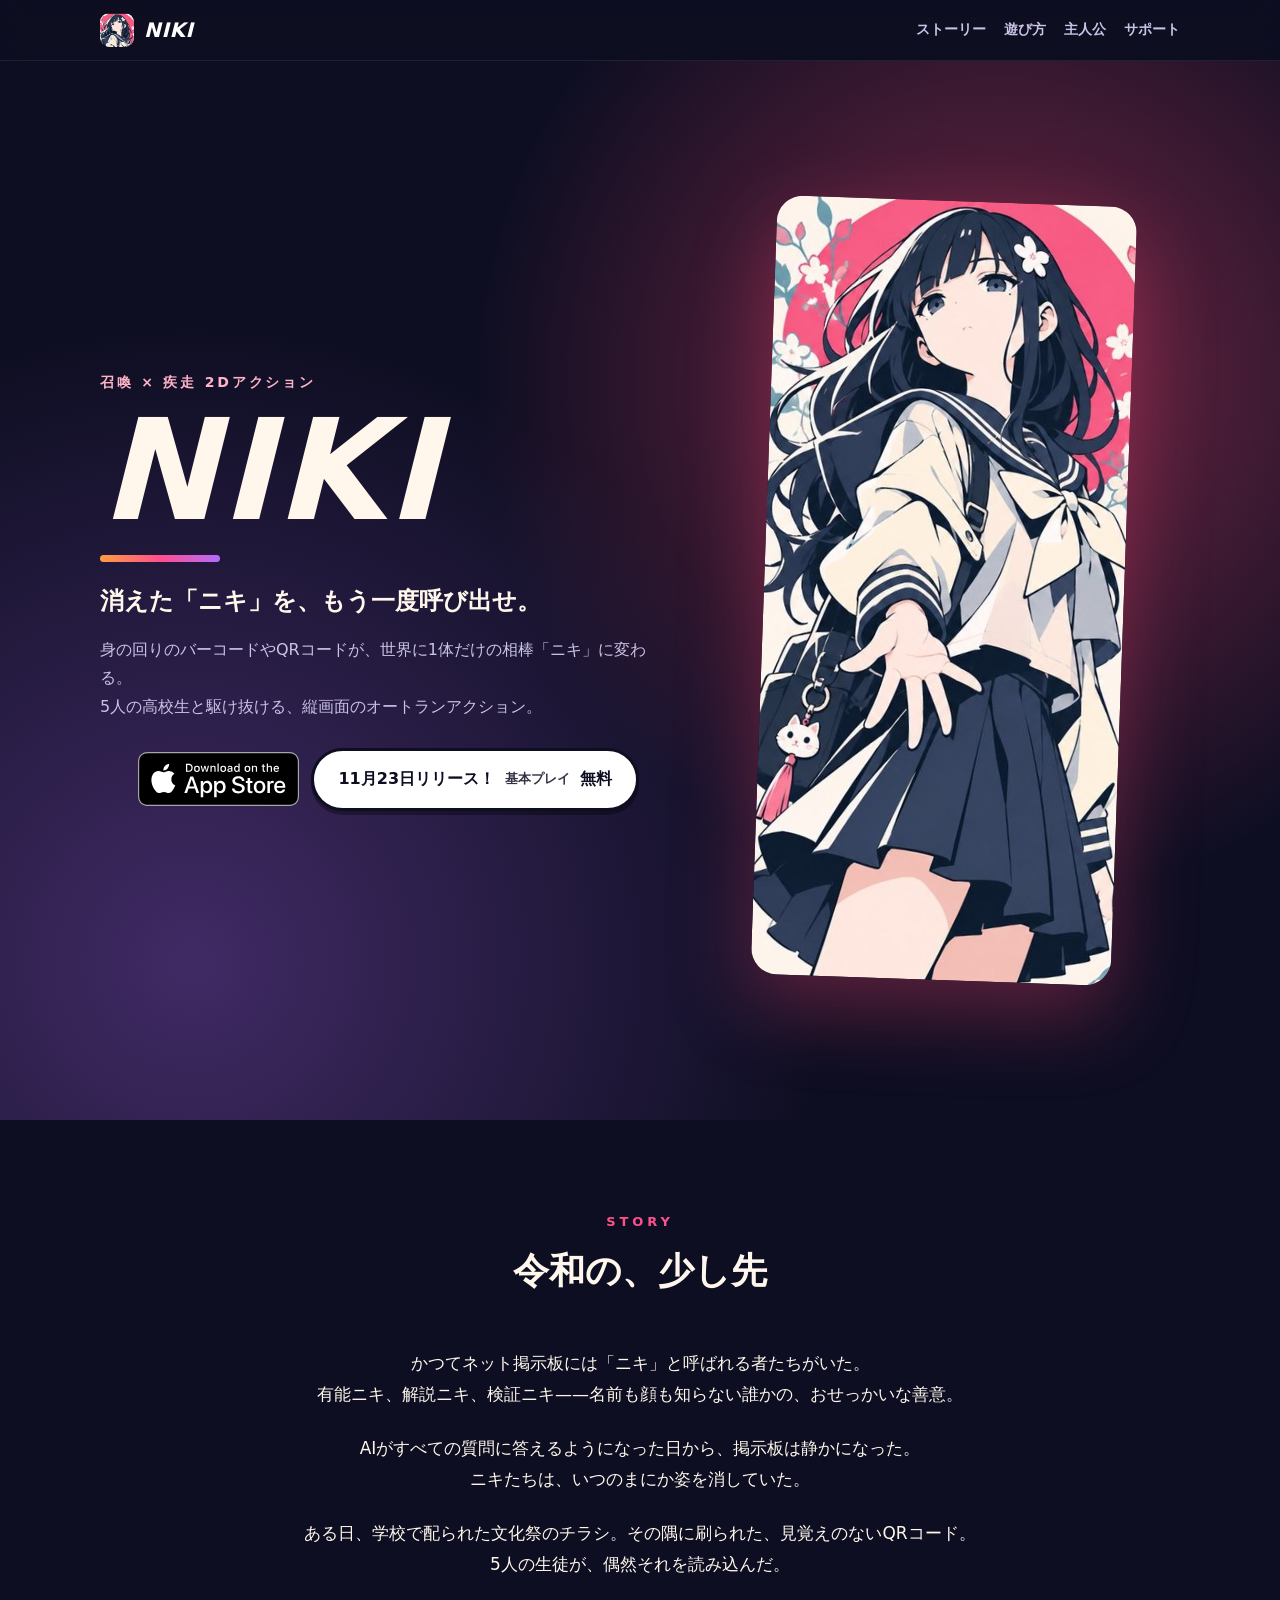
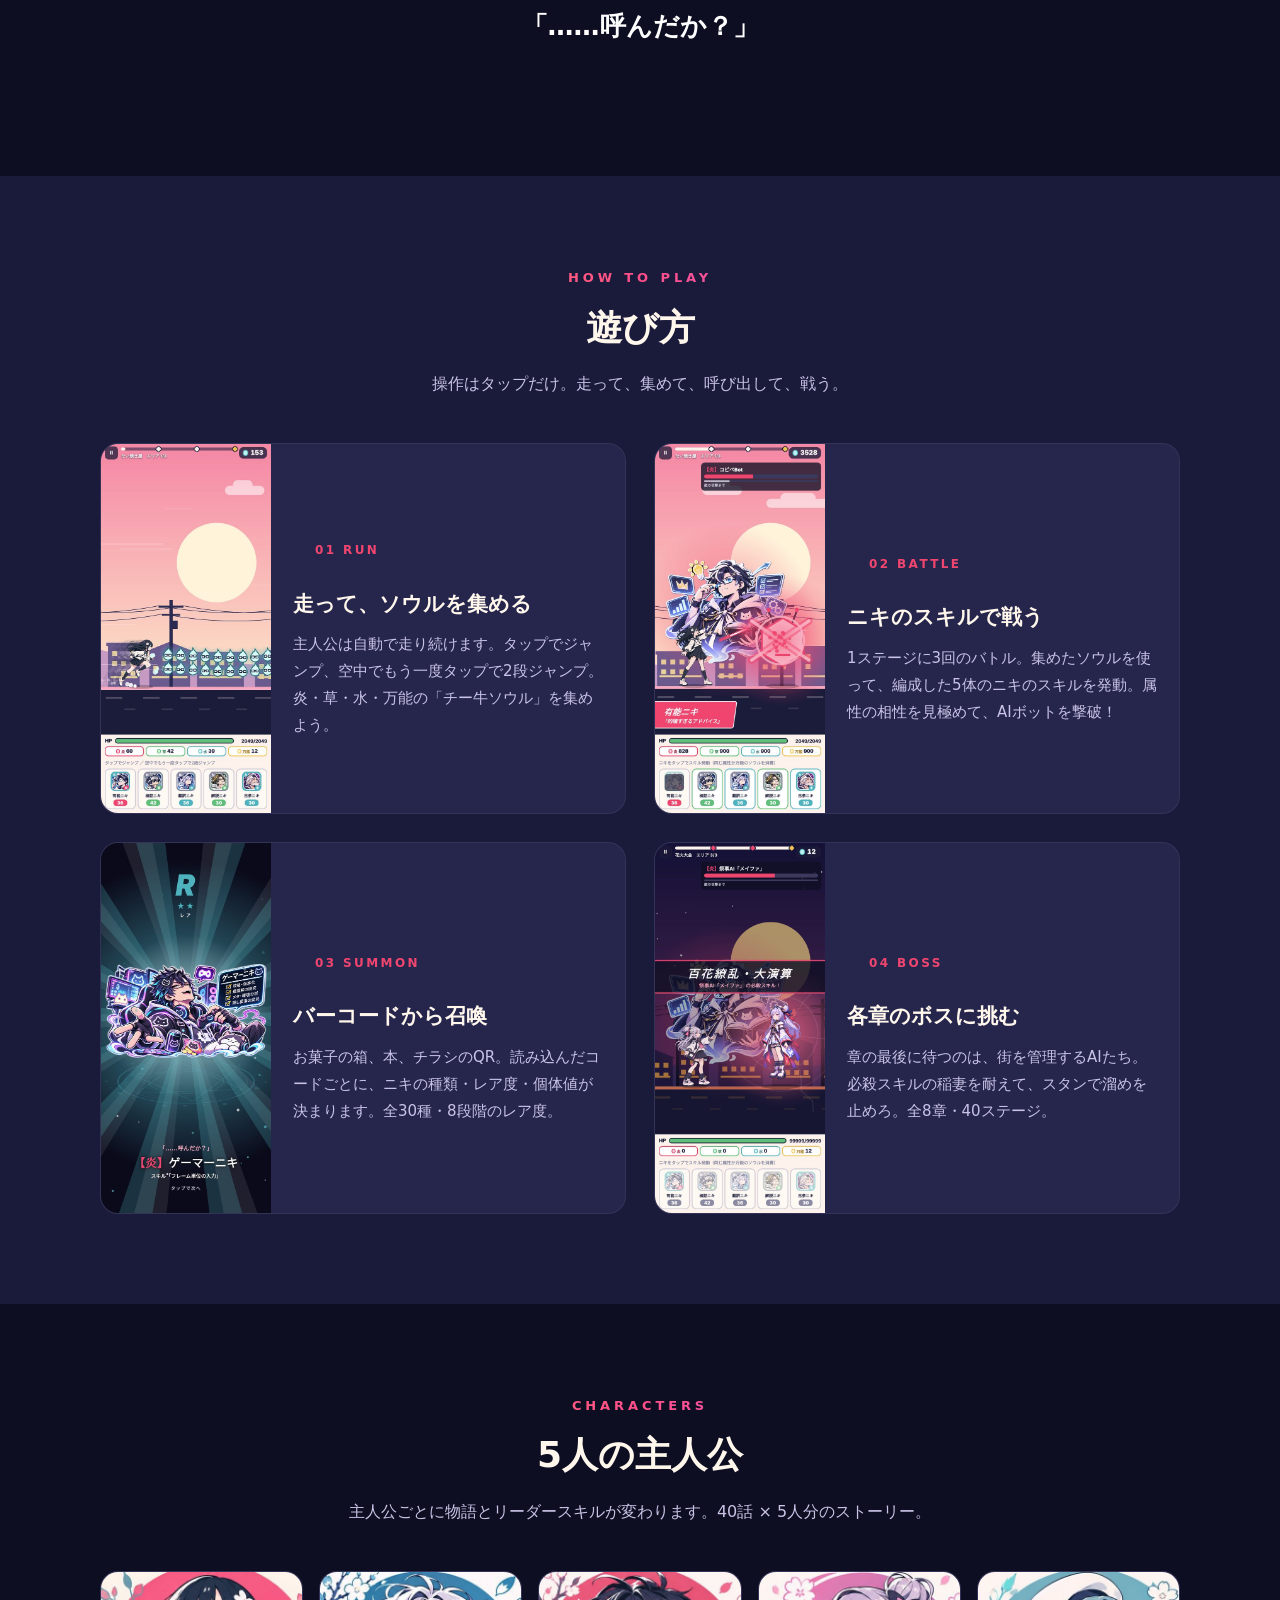
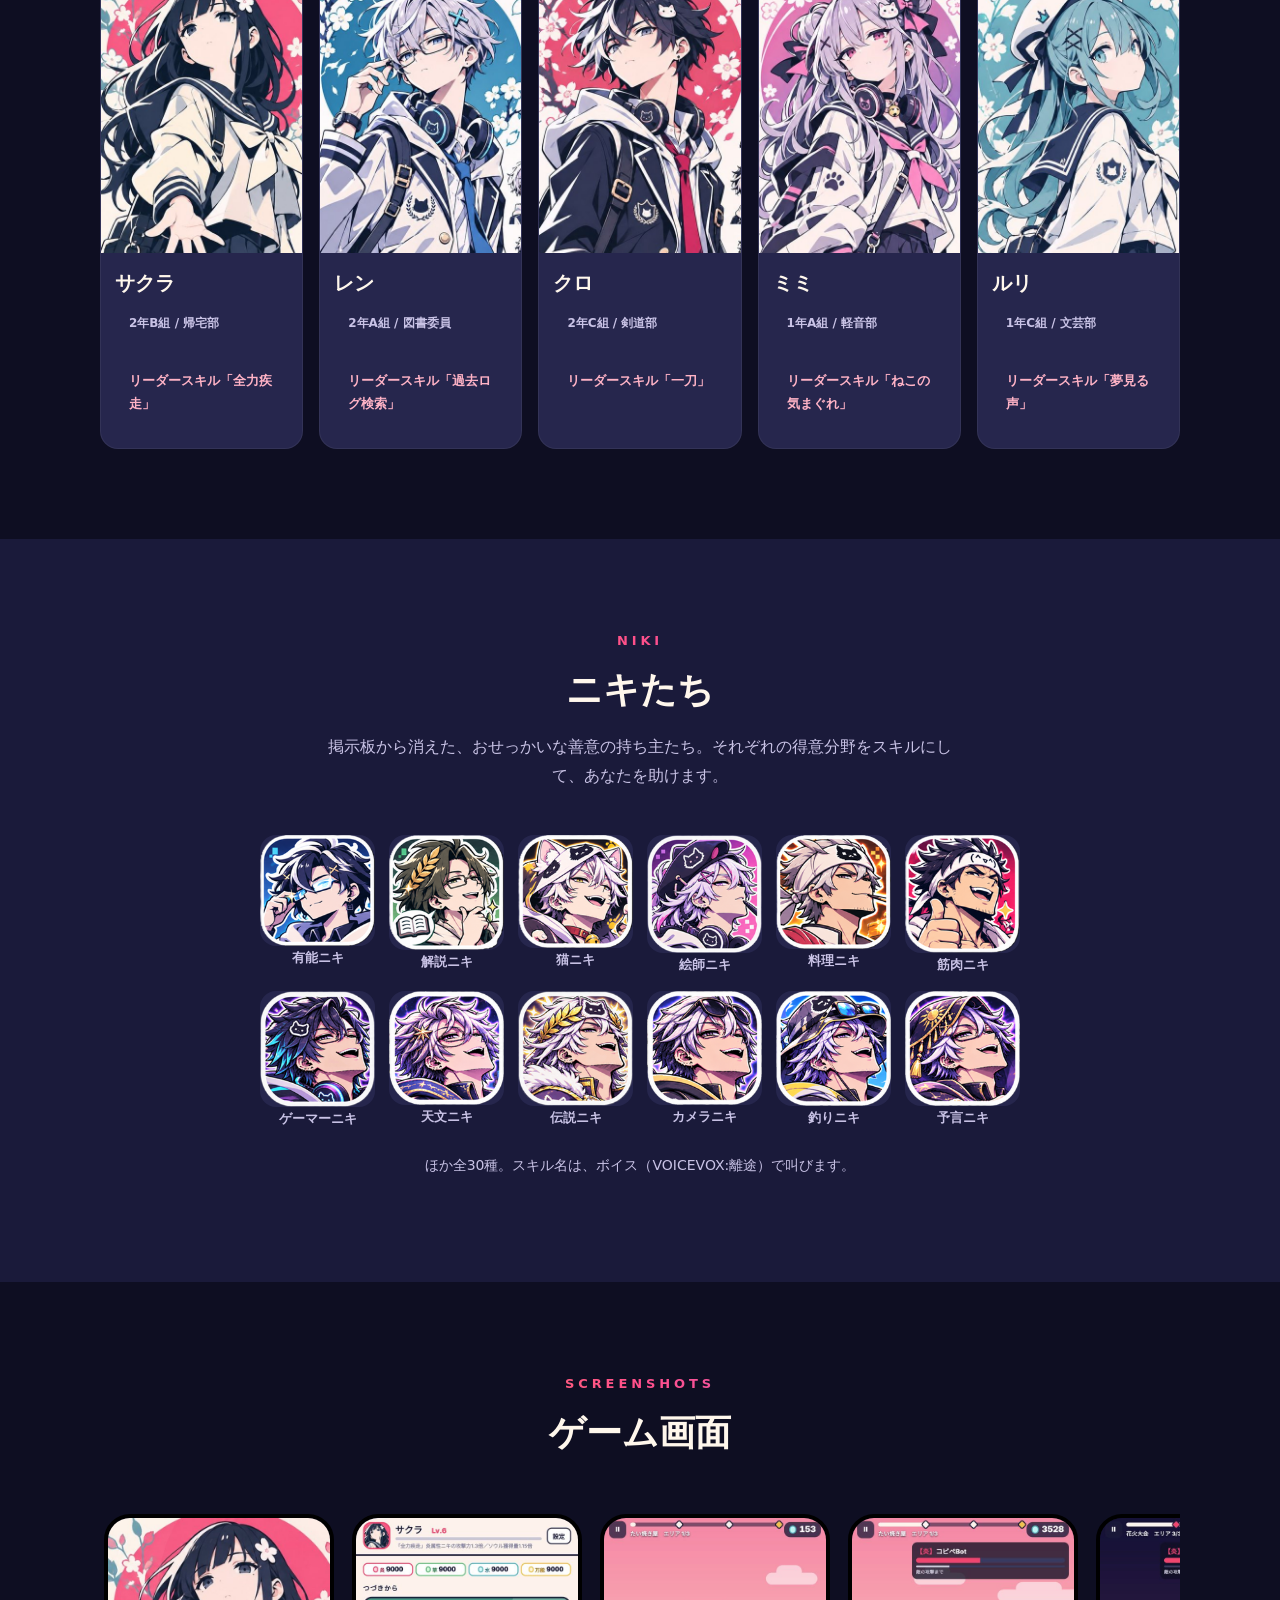
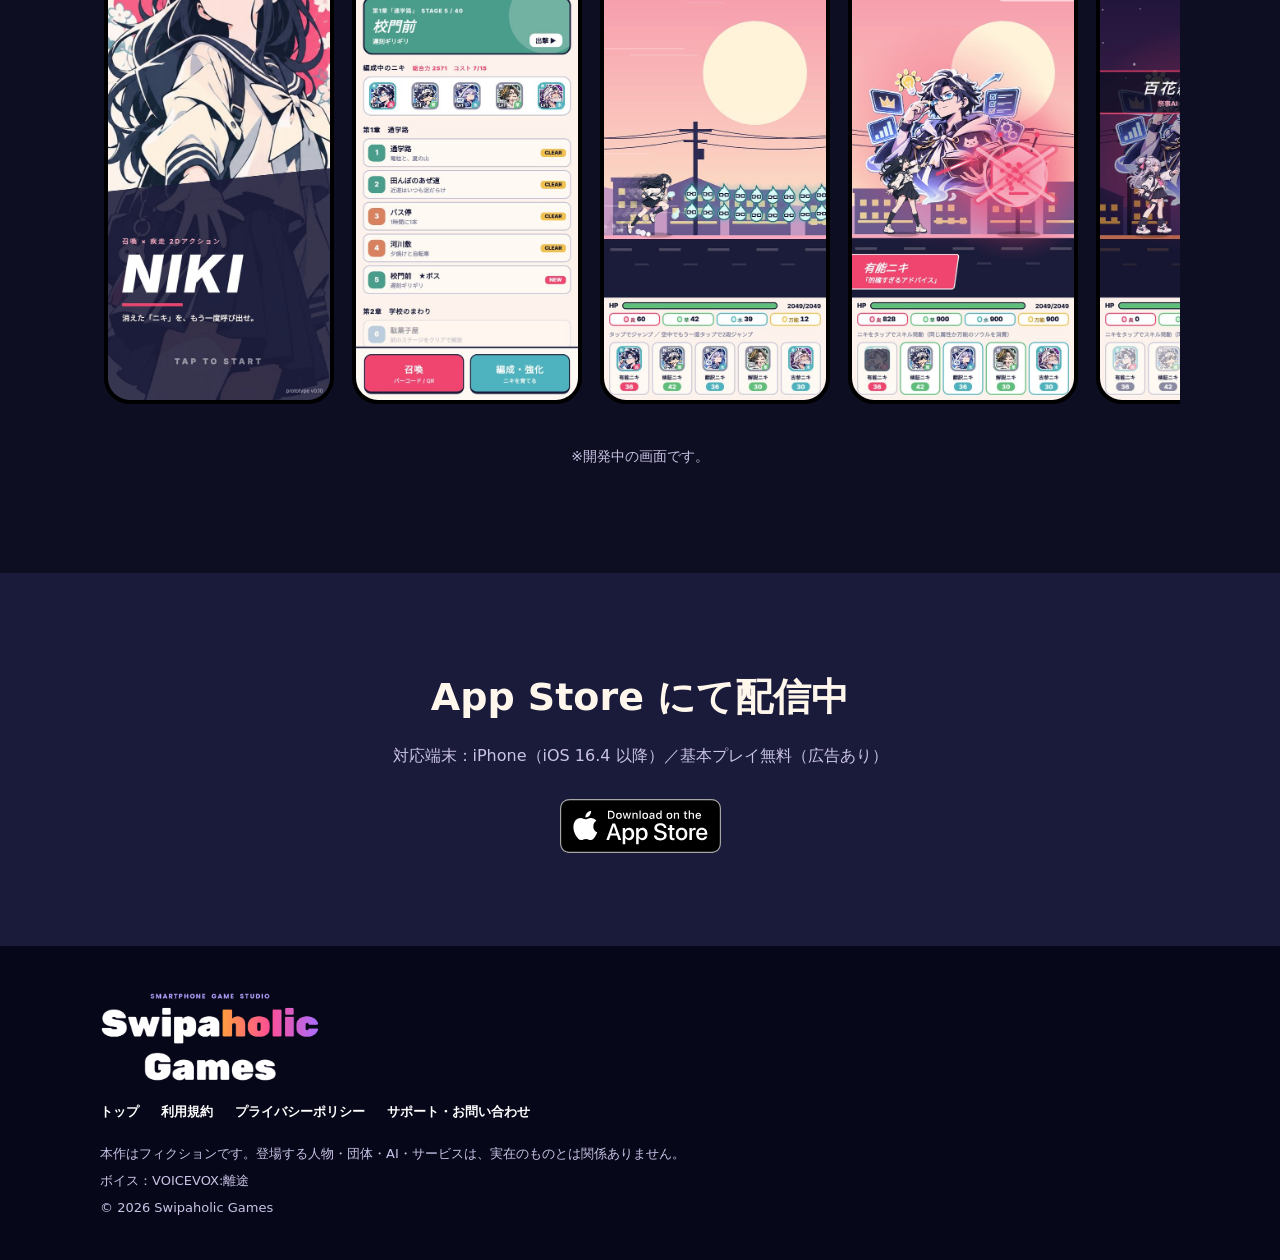
<file: index.html>
<!DOCTYPE html>
<html lang="ja">
<head>
<meta charset="utf-8">
<meta name="viewport" content="width=device-width, initial-scale=1">
<title>NIKI（ニキ）｜消えた「ニキ」を、もう一度呼び出せ。</title>
<meta name="description" content="バーコードやQRコードから「ニキ」を召喚して走り抜ける、縦画面の疾走2Dアクション。">
<meta property="og:title" content="NIKI（ニキ）｜消えた「ニキ」を、もう一度呼び出せ。">
<meta property="og:description" content="バーコードやQRコードから「ニキ」を召喚して走り抜ける、縦画面の疾走2Dアクション。">
<meta property="og:type" content="website">
<meta property="og:image" content="https://tttu732.github.io/niki/ogp.png">
<meta name="twitter:card" content="summary_large_image">
<link rel="icon" href="https://tttu732.github.io/niki/favicon.png">
<link rel="stylesheet" href="https://tttu732.github.io/niki/style.css">
</head>
<body>
<header class="site-head">
  <div class="wrap">
    <a class="brand" href="https://tttu732.github.io/niki/index.html"><img src="https://tttu732.github.io/niki/app_icon.png" alt=""><span>NIKI</span></a>
    <nav>
      <a href="https://tttu732.github.io/niki/index.html#story">ストーリー</a>
      <a href="https://tttu732.github.io/niki/index.html#play">遊び方</a>
      <a href="https://tttu732.github.io/niki/index.html#heroes">主人公</a>
      <a href="https://tttu732.github.io/niki/support.html">サポート</a>
    </nav>
  </div>
</header>
<main>
<section class="hero">
  <div class="wrap">
    <div>
      <div class="kicker">召喚 × 疾走 2Dアクション</div>
      <h1>NIKI</h1>
      <div class="bar"></div>
      <p class="lead">消えた「ニキ」を、もう一度呼び出せ。</p>
      <p class="sub">身の回りのバーコードやQRコードが、世界に1体だけの相棒「ニキ」に変わる。<br>5人の高校生と駆け抜ける、縦画面のオートランアクション。</p>
      <div class="cta">
        <a class="store-badge" href="https://apps.apple.com/jp/app/id6836397470" data-appstore>
          <img src="https://tttu732.github.io/niki/Download_on_the_App_Store_Badge_US-UK_RGB_blk_092917.svg" alt="App Storeで配信中" width="161" height="60">
        </a>
        <span class="btn">11月23日リリース！<br><small>基本プレイ</small>無料</span>
      </div>
    </div>
    <div class="art"><img src="https://tttu732.github.io/niki/hero_sakura.jpg" alt="主人公サクラ"></div>
  </div>
</section>

<section id="story">
  <div class="wrap">
    <div class="sec-head"><div class="en">STORY</div><h2>令和の、少し先</h2></div>
    <div class="story">
      <p>かつてネット掲示板には「ニキ」と呼ばれる者たちがいた。<br>有能ニキ、解説ニキ、検証ニキ——名前も顔も知らない誰かの、おせっかいな善意。</p>
      <p>AIがすべての質問に答えるようになった日から、掲示板は静かになった。<br>ニキたちは、いつのまにか姿を消していた。</p>
      <p>ある日、学校で配られた文化祭のチラシ。その隅に刷られた、見覚えのないQRコード。<br>5人の生徒が、偶然それを読み込んだ。</p>
      <p class="quote">「……呼んだか？」</p>
    </div>
  </div>
</section>

<section id="play" class="alt">
  <div class="wrap">
    <div class="sec-head"><div class="en">HOW TO PLAY</div><h2>遊び方</h2><p>操作はタップだけ。走って、集めて、呼び出して、戦う。</p></div>
    <div class="features">
      <div class="feature"><img src="https://tttu732.github.io/niki/ss_run.jpg" alt="走るステージ"><div><div class="no">01 RUN</div><h3>走って、ソウルを集める</h3><p>主人公は自動で走り続けます。タップでジャンプ、空中でもう一度タップで2段ジャンプ。炎・草・水・万能の「チー牛ソウル」を集めよう。</p></div></div>
      <div class="feature"><img src="https://tttu732.github.io/niki/ss_battle.jpg" alt="バトル"><div><div class="no">02 BATTLE</div><h3>ニキのスキルで戦う</h3><p>1ステージに3回のバトル。集めたソウルを使って、編成した5体のニキのスキルを発動。属性の相性を見極めて、AIボットを撃破！</p></div></div>
      <div class="feature"><img src="https://tttu732.github.io/niki/ss_summon_result.jpg" alt="召喚"><div><div class="no">03 SUMMON</div><h3>バーコードから召喚</h3><p>お菓子の箱、本、チラシのQR。読み込んだコードごとに、ニキの種類・レア度・個体値が決まります。全30種・8段階のレア度。</p></div></div>
      <div class="feature"><img src="https://tttu732.github.io/niki/ss_boss.jpg" alt="ボス戦"><div><div class="no">04 BOSS</div><h3>各章のボスに挑む</h3><p>章の最後に待つのは、街を管理するAIたち。必殺スキルの稲妻を耐えて、スタンで溜めを止めろ。全8章・40ステージ。</p></div></div>
    </div>
  </div>
</section>

<section id="heroes">
  <div class="wrap">
    <div class="sec-head"><div class="en">CHARACTERS</div><h2>5人の主人公</h2><p>主人公ごとに物語とリーダースキルが変わります。40話 × 5人分のストーリー。</p></div>
    <div class="heroes">
      <div class="card"><img src="https://tttu732.github.io/niki/hero_sakura.jpg" alt="サクラ"><div><h3>サクラ</h3><div class="tag">2年B組 / 帰宅部</div><div class="skill">リーダースキル「全力疾走」</div></div></div>
      <div class="card"><img src="https://tttu732.github.io/niki/hero_ren.jpg" alt="レン"><div><h3>レン</h3><div class="tag">2年A組 / 図書委員</div><div class="skill">リーダースキル「過去ログ検索」</div></div></div>
      <div class="card"><img src="https://tttu732.github.io/niki/hero_kuro.jpg" alt="クロ"><div><h3>クロ</h3><div class="tag">2年C組 / 剣道部</div><div class="skill">リーダースキル「一刀」</div></div></div>
      <div class="card"><img src="https://tttu732.github.io/niki/hero_mimi.jpg" alt="ミミ"><div><h3>ミミ</h3><div class="tag">1年A組 / 軽音部</div><div class="skill">リーダースキル「ねこの気まぐれ」</div></div></div>
      <div class="card"><img src="https://tttu732.github.io/niki/hero_ruri.jpg" alt="ルリ"><div><h3>ルリ</h3><div class="tag">1年C組 / 文芸部</div><div class="skill">リーダースキル「夢見る声」</div></div></div>
    </div>
  </div>
</section>

<section class="alt">
  <div class="wrap">
    <div class="sec-head"><div class="en">NIKI</div><h2>ニキたち</h2><p>掲示板から消えた、おせっかいな善意の持ち主たち。それぞれの得意分野をスキルにして、あなたを助けます。</p></div>
    <div class="nikis">
      <figure><img src="https://tttu732.github.io/niki/niki_yuno.png" alt="有能ニキ"><figcaption>有能ニキ</figcaption></figure>
      <figure><img src="https://tttu732.github.io/niki/niki_kaisetsu.png" alt="解説ニキ"><figcaption>解説ニキ</figcaption></figure>
      <figure><img src="https://tttu732.github.io/niki/niki_neko.png" alt="猫ニキ"><figcaption>猫ニキ</figcaption></figure>
      <figure><img src="https://tttu732.github.io/niki/niki_eshi.png" alt="絵師ニキ"><figcaption>絵師ニキ</figcaption></figure>
      <figure><img src="https://tttu732.github.io/niki/niki_ryori.png" alt="料理ニキ"><figcaption>料理ニキ</figcaption></figure>
      <figure><img src="https://tttu732.github.io/niki/niki_kintore.png" alt="筋肉ニキ"><figcaption>筋肉ニキ</figcaption></figure>
      <figure><img src="https://tttu732.github.io/niki/niki_gamer.png" alt="ゲーマーニキ"><figcaption>ゲーマーニキ</figcaption></figure>
      <figure><img src="https://tttu732.github.io/niki/niki_tenmon.png" alt="天文ニキ"><figcaption>天文ニキ</figcaption></figure>
      <figure><img src="https://tttu732.github.io/niki/niki_densetsu.png" alt="伝説ニキ"><figcaption>伝説ニキ</figcaption></figure>
      <figure><img src="https://tttu732.github.io/niki/niki_camera.png" alt="カメラニキ"><figcaption>カメラニキ</figcaption></figure>
      <figure><img src="https://tttu732.github.io/niki/niki_tsuri.png" alt="釣りニキ"><figcaption>釣りニキ</figcaption></figure>
      <figure><img src="https://tttu732.github.io/niki/niki_yogen.png" alt="予言ニキ"><figcaption>予言ニキ</figcaption></figure>
    </div>
    <p class="note">ほか全30種。スキル名は、ボイス（VOICEVOX:離途）で叫びます。</p>
  </div>
</section>

<section>
  <div class="wrap">
    <div class="sec-head"><div class="en">SCREENSHOTS</div><h2>ゲーム画面</h2></div>
    <div class="shots">
      <img src="https://tttu732.github.io/niki/ss_title.jpg" alt="タイトル画面">
      <img src="https://tttu732.github.io/niki/ss_home.jpg" alt="ホーム画面">
      <img src="https://tttu732.github.io/niki/ss_run.jpg" alt="ステージ">
      <img src="https://tttu732.github.io/niki/ss_battle.jpg" alt="バトル">
      <img src="https://tttu732.github.io/niki/ss_boss.jpg" alt="ボスの必殺スキル">
      <img src="https://tttu732.github.io/niki/ss_summon_result.jpg" alt="召喚">
      <img src="https://tttu732.github.io/niki/ss_party.jpg" alt="編成・強化">
    </div>
    <p class="note">※開発中の画面です。</p>
  </div>
</section>

<section class="alt release">
  <div class="wrap" style="text-align: center">
    <h2>App Store にて配信中</h2>
    <p>対応端末：iPhone（iOS 16.4 以降）／基本プレイ無料（広告あり）</p>
    <div class="cta">
      <a class="store-badge" href="https://apps.apple.com/jp/app/id6836397470" data-appstore style="display: inline-block;">
        <img src="https://tttu732.github.io/niki/Download_on_the_App_Store_Badge_US-UK_RGB_blk_092917.svg" alt="App Storeで配信中" width="161" height="60">
      </a>
    </div>
  </div>
</section>
</main>
<footer class="site-foot">
  <div class="wrap">
    <img class="logo" src="https://tttu732.github.io/niki/swipaholic_logo.png" alt="Swipaholic Games">
    <ul>
      <li><a href="https://tttu732.github.io/niki/index.html">トップ</a></li>
      <li><a href="https://tttu732.github.io/niki/terms.html">利用規約</a></li>
      <li><a href="https://tttu732.github.io/niki/privacy.html">プライバシーポリシー</a></li>
      <li><a href="https://tttu732.github.io/niki/support.html">サポート・お問い合わせ</a></li>
    </ul>
    <p>本作はフィクションです。登場する人物・団体・AI・サービスは、実在のものとは関係ありません。</p>
    <p>ボイス：VOICEVOX:離途</p>
    <p>© 2026 Swipaholic Games</p>
  </div>
</footer>
</body>
</html>
</file>
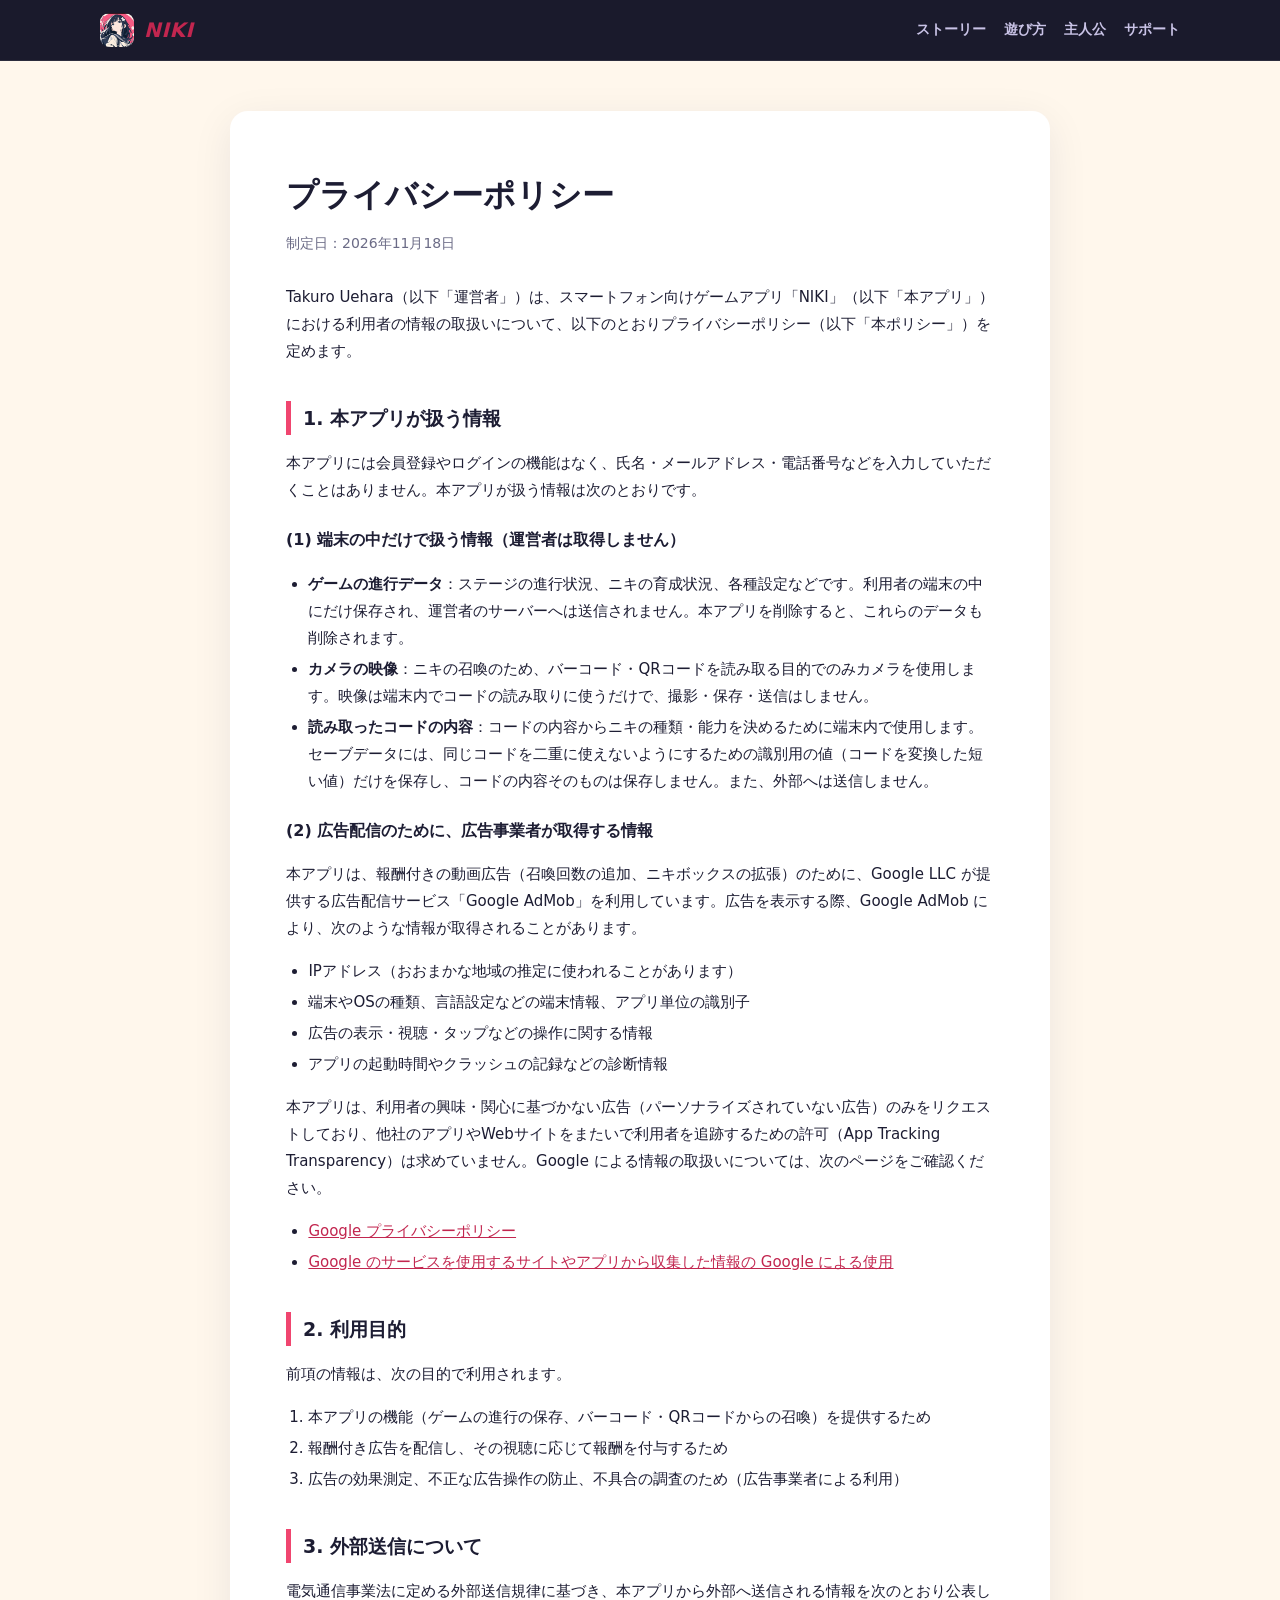
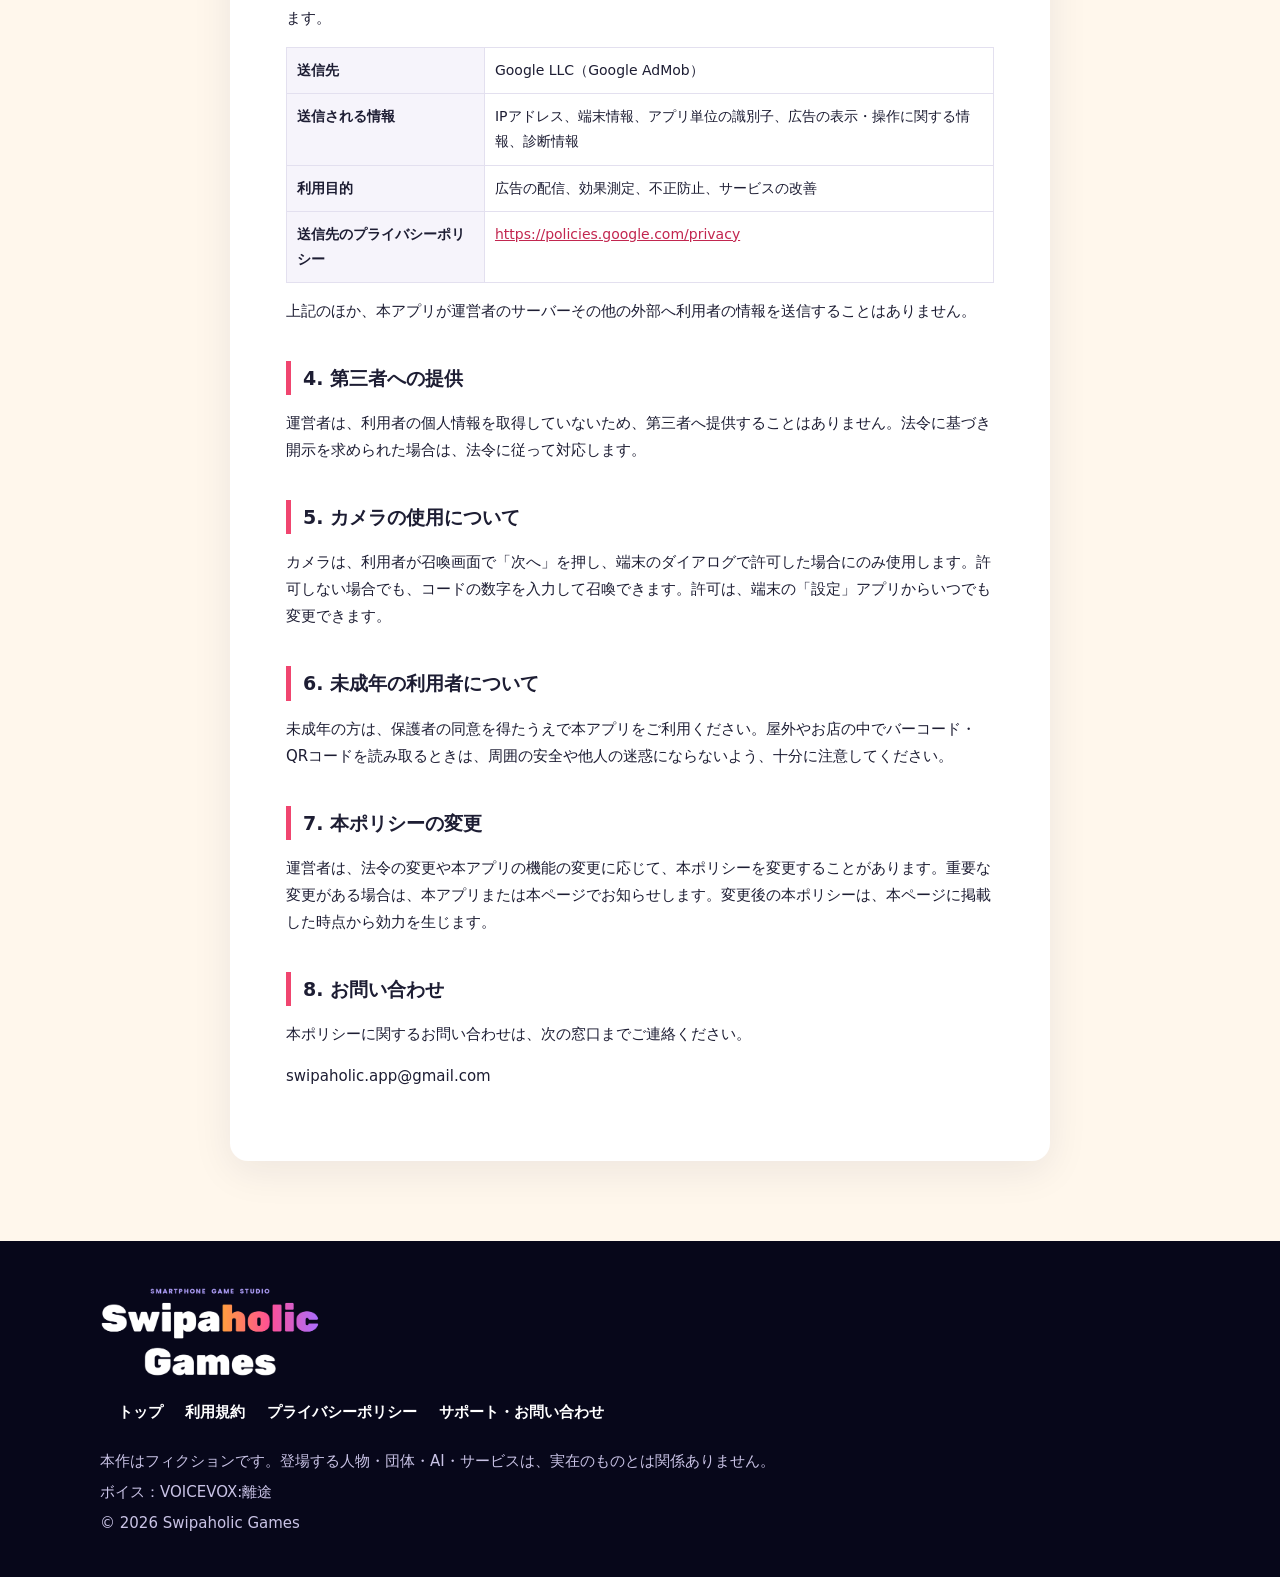
<file: privacy.html>
<!DOCTYPE html>
<html lang="ja">
<head>
<meta charset="utf-8">
<meta name="viewport" content="width=device-width, initial-scale=1">
<title>プライバシーポリシー｜NIKI</title>
<meta name="description" content="スマートフォンゲーム「NIKI」のプライバシーポリシー">
<meta property="og:title" content="プライバシーポリシー｜NIKI">
<meta property="og:description" content="スマートフォンゲーム「NIKI」のプライバシーポリシー">
<meta property="og:type" content="website">
<meta property="og:image" content="https://tttu732.github.io/niki/ss_title.jpg">
<meta name="twitter:card" content="summary_large_image">
<link rel="icon" href="https://tttu732.github.io/niki/favicon.png">
<link rel="stylesheet" href="https://tttu732.github.io/niki/style.css">
</head>
<body class="doc">
<header class="site-head">
  <div class="wrap">
    <a class="brand" href="index.html"><img src="https://tttu732.github.io/niki/app_icon.png" alt=""><span>NIKI</span></a>
    <nav>
      <a href="index.html#story">ストーリー</a>
      <a href="index.html#play">遊び方</a>
      <a href="index.html#heroes">主人公</a>
      <a href="support.html">サポート</a>
    </nav>
  </div>
</header>
<main><div class="paper">
<h1>プライバシーポリシー</h1>
<p class="meta">制定日：2026年11月18日</p>
<p>Takuro Uehara（以下「運営者」）は、スマートフォン向けゲームアプリ「NIKI」（以下「本アプリ」）における利用者の情報の取扱いについて、以下のとおりプライバシーポリシー（以下「本ポリシー」）を定めます。</p>

<h2>1. 本アプリが扱う情報</h2>
<p>本アプリには会員登録やログインの機能はなく、氏名・メールアドレス・電話番号などを入力していただくことはありません。本アプリが扱う情報は次のとおりです。</p>
<h3>(1) 端末の中だけで扱う情報（運営者は取得しません）</h3>
<ul>
<li><strong>ゲームの進行データ</strong>：ステージの進行状況、ニキの育成状況、各種設定などです。利用者の端末の中にだけ保存され、運営者のサーバーへは送信されません。本アプリを削除すると、これらのデータも削除されます。</li>
<li><strong>カメラの映像</strong>：ニキの召喚のため、バーコード・QRコードを読み取る目的でのみカメラを使用します。映像は端末内でコードの読み取りに使うだけで、撮影・保存・送信はしません。</li>
<li><strong>読み取ったコードの内容</strong>：コードの内容からニキの種類・能力を決めるために端末内で使用します。セーブデータには、同じコードを二重に使えないようにするための識別用の値（コードを変換した短い値）だけを保存し、コードの内容そのものは保存しません。また、外部へは送信しません。</li>
</ul>
<h3>(2) 広告配信のために、広告事業者が取得する情報</h3>
<p>本アプリは、報酬付きの動画広告（召喚回数の追加、ニキボックスの拡張）のために、Google LLC が提供する広告配信サービス「Google AdMob」を利用しています。広告を表示する際、Google AdMob により、次のような情報が取得されることがあります。</p>
<ul>
<li>IPアドレス（おおまかな地域の推定に使われることがあります）</li>
<li>端末やOSの種類、言語設定などの端末情報、アプリ単位の識別子</li>
<li>広告の表示・視聴・タップなどの操作に関する情報</li>
<li>アプリの起動時間やクラッシュの記録などの診断情報</li>
</ul>
<p>本アプリは、利用者の興味・関心に基づかない広告（パーソナライズされていない広告）のみをリクエストしており、他社のアプリやWebサイトをまたいで利用者を追跡するための許可（App Tracking Transparency）は求めていません。Google による情報の取扱いについては、次のページをご確認ください。</p>
<ul>
<li><a href="https://policies.google.com/privacy?hl=ja" target="_blank" rel="noopener">Google プライバシーポリシー</a></li>
<li><a href="https://policies.google.com/technologies/partner-sites?hl=ja" target="_blank" rel="noopener">Google のサービスを使用するサイトやアプリから収集した情報の Google による使用</a></li>
</ul>

<h2>2. 利用目的</h2>
<p>前項の情報は、次の目的で利用されます。</p>
<ol>
<li>本アプリの機能（ゲームの進行の保存、バーコード・QRコードからの召喚）を提供するため</li>
<li>報酬付き広告を配信し、その視聴に応じて報酬を付与するため</li>
<li>広告の効果測定、不正な広告操作の防止、不具合の調査のため（広告事業者による利用）</li>
</ol>

<h2>3. 外部送信について</h2>
<p>電気通信事業法に定める外部送信規律に基づき、本アプリから外部へ送信される情報を次のとおり公表します。</p>
<table>
<tr><th>送信先</th><td>Google LLC（Google AdMob）</td></tr>
<tr><th>送信される情報</th><td>IPアドレス、端末情報、アプリ単位の識別子、広告の表示・操作に関する情報、診断情報</td></tr>
<tr><th>利用目的</th><td>広告の配信、効果測定、不正防止、サービスの改善</td></tr>
<tr><th>送信先のプライバシーポリシー</th><td><a href="https://policies.google.com/privacy?hl=ja" target="_blank" rel="noopener">https://policies.google.com/privacy</a></td></tr>
</table>
<p>上記のほか、本アプリが運営者のサーバーその他の外部へ利用者の情報を送信することはありません。</p>

<h2>4. 第三者への提供</h2>
<p>運営者は、利用者の個人情報を取得していないため、第三者へ提供することはありません。法令に基づき開示を求められた場合は、法令に従って対応します。</p>

<h2>5. カメラの使用について</h2>
<p>カメラは、利用者が召喚画面で「次へ」を押し、端末のダイアログで許可した場合にのみ使用します。許可しない場合でも、コードの数字を入力して召喚できます。許可は、端末の「設定」アプリからいつでも変更できます。</p>

<h2>6. 未成年の利用者について</h2>
<p>未成年の方は、保護者の同意を得たうえで本アプリをご利用ください。屋外やお店の中でバーコード・QRコードを読み取るときは、周囲の安全や他人の迷惑にならないよう、十分に注意してください。</p>

<h2>7. 本ポリシーの変更</h2>
<p>運営者は、法令の変更や本アプリの機能の変更に応じて、本ポリシーを変更することがあります。重要な変更がある場合は、本アプリまたは本ページでお知らせします。変更後の本ポリシーは、本ページに掲載した時点から効力を生じます。</p>

<h2>8. お問い合わせ</h2>
<p>本ポリシーに関するお問い合わせは、次の窓口までご連絡ください。</p>
<p>swipaholic.app@gmail.com</p>
</div></main>
<footer class="site-foot">
  <div class="wrap">
    <img class="logo" src="https://tttu732.github.io/niki/swipaholic_logo.png" alt="Swipaholic Games">
    <ul>
      <li><a href="https://tttu732.github.io/niki/index.html">トップ</a></li>
      <li><a href="https://tttu732.github.io/niki/terms.html">利用規約</a></li>
      <li><a href="https://tttu732.github.io/niki/privacy.html">プライバシーポリシー</a></li>
      <li><a href="https://tttu732.github.io/niki/support.html">サポート・お問い合わせ</a></li>
    </ul>
    <p>本作はフィクションです。登場する人物・団体・AI・サービスは、実在のものとは関係ありません。</p>
    <p>ボイス：VOICEVOX:離途</p>
    <p>© 2026 Swipaholic Games</p>
  </div>
</footer>
</body>
</html>
</file>
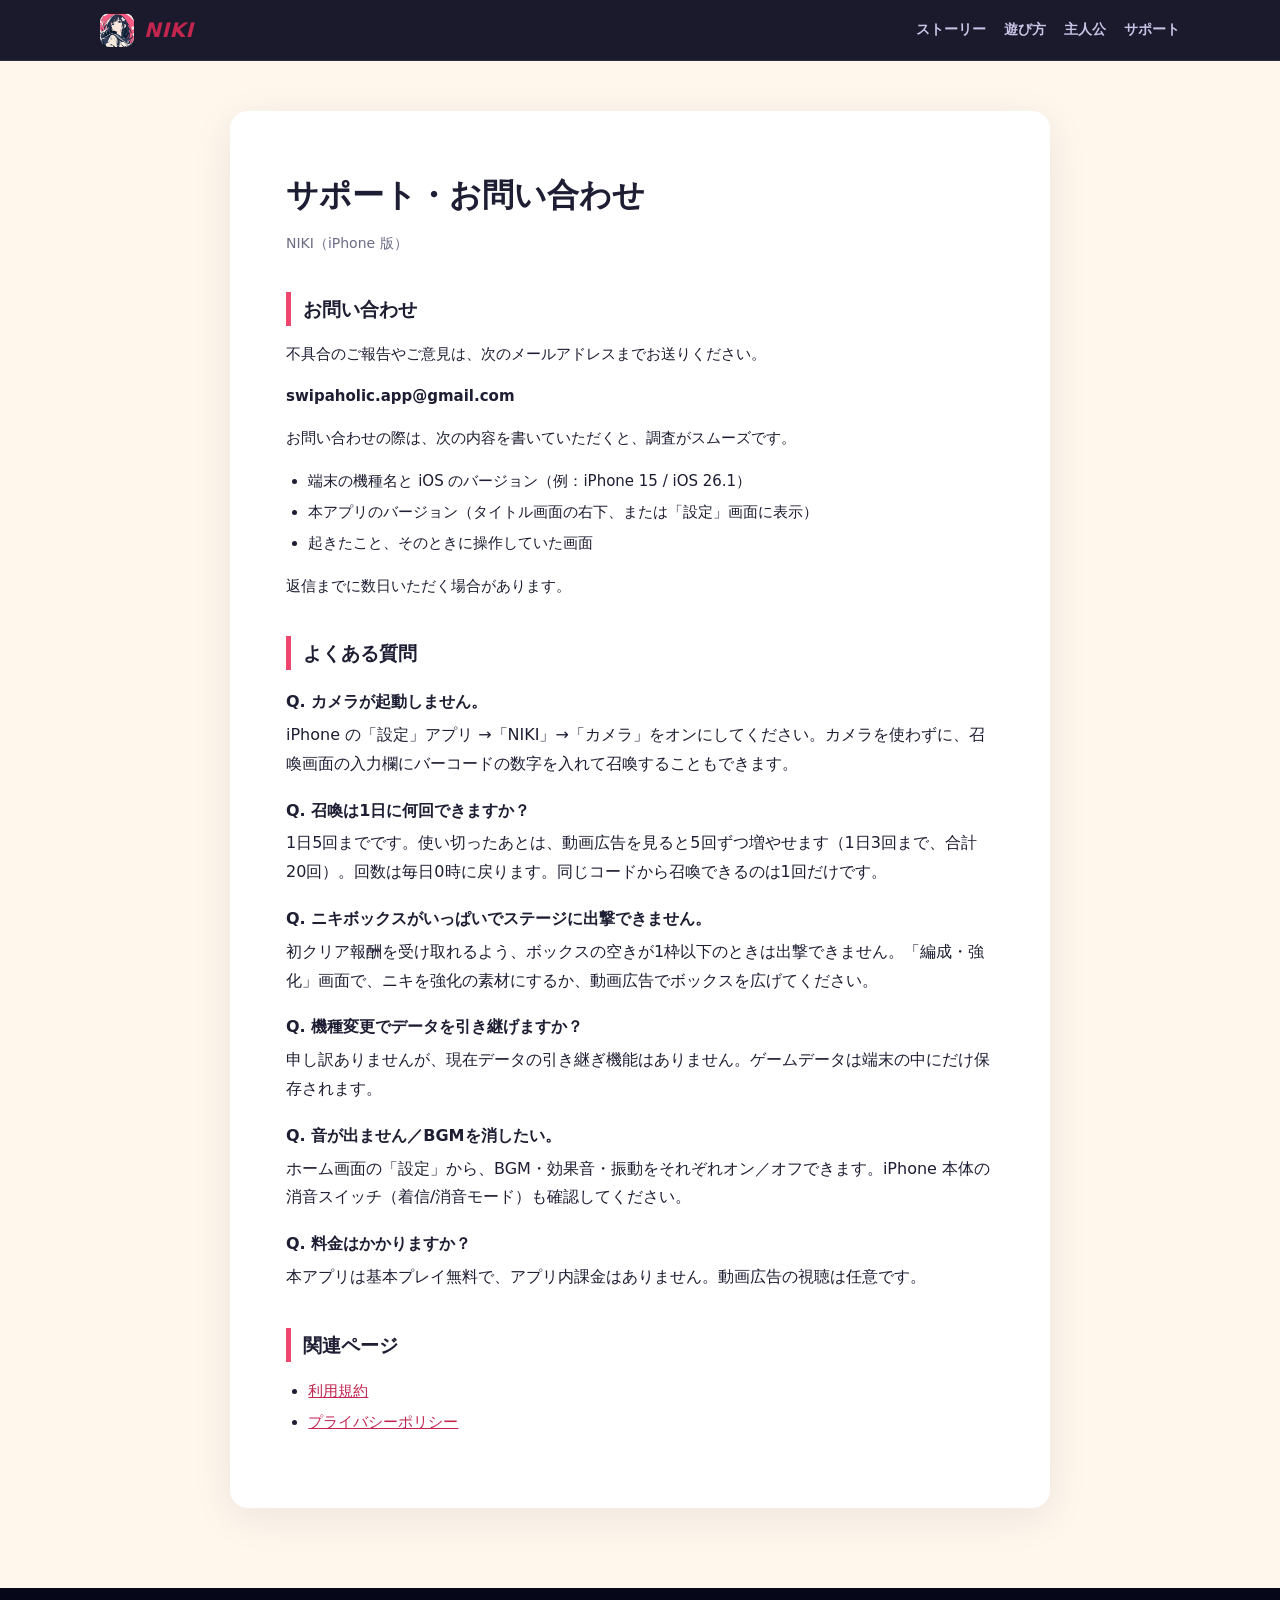
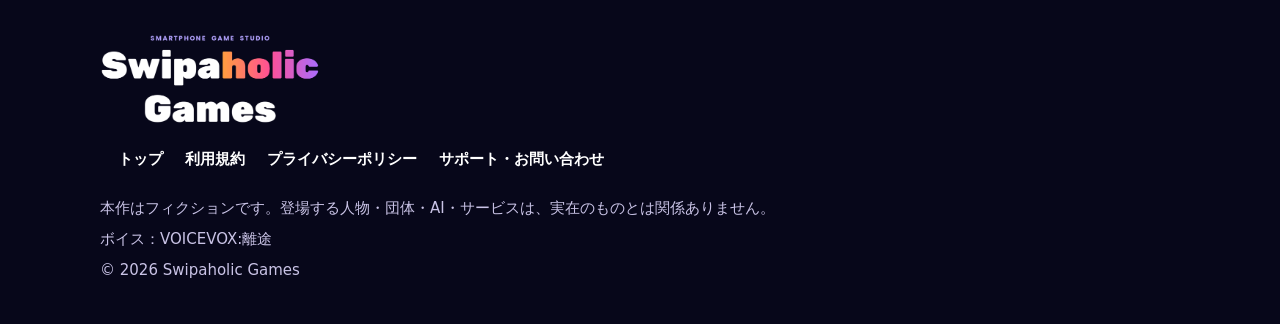
<file: support.html>
<!DOCTYPE html>
<html lang="ja">
<head>
<meta charset="utf-8">
<meta name="viewport" content="width=device-width, initial-scale=1">
<title>サポート・お問い合わせ｜NIKI</title>
<meta name="description" content="スマートフォンゲーム「NIKI」のサポート・よくある質問">
<meta property="og:title" content="サポート・お問い合わせ｜NIKI">
<meta property="og:description" content="スマートフォンゲーム「NIKI」のサポート・よくある質問">
<meta property="og:type" content="website">
<meta property="og:image" content="https://tttu732.github.io/niki/ss_title.jpg">
<meta name="twitter:card" content="summary_large_image">
<link rel="icon" href="https://tttu732.github.io/niki/favicon.png">
<link rel="stylesheet" href="https://tttu732.github.io/niki/style.css">
</head>
<body class="doc">
<header class="site-head">
  <div class="wrap">
    <a class="brand" href="index.html"><img src="https://tttu732.github.io/niki/app_icon.png" alt=""><span>NIKI</span></a>
    <nav>
      <a href="index.html#story">ストーリー</a>
      <a href="index.html#play">遊び方</a>
      <a href="index.html#heroes">主人公</a>
      <a href="support.html">サポート</a>
    </nav>
  </div>
</header>
<main><div class="paper">
<h1>サポート・お問い合わせ</h1>
<p class="meta">NIKI（iPhone 版）</p>
<h2>お問い合わせ</h2>
<p>不具合のご報告やご意見は、次のメールアドレスまでお送りください。</p>
<p><strong>swipaholic.app@gmail.com</strong></p>
<p>お問い合わせの際は、次の内容を書いていただくと、調査がスムーズです。</p>
<ul>
<li>端末の機種名と iOS のバージョン（例：iPhone 15 / iOS 26.1）</li>
<li>本アプリのバージョン（タイトル画面の右下、または「設定」画面に表示）</li>
<li>起きたこと、そのときに操作していた画面</li>
</ul>
<p>返信までに数日いただく場合があります。</p>

<h2>よくある質問</h2>
<dl class="faq">
<dt>Q. カメラが起動しません。</dt>
<dd>iPhone の「設定」アプリ →「NIKI」→「カメラ」をオンにしてください。カメラを使わずに、召喚画面の入力欄にバーコードの数字を入れて召喚することもできます。</dd>
<dt>Q. 召喚は1日に何回できますか？</dt>
<dd>1日5回までです。使い切ったあとは、動画広告を見ると5回ずつ増やせます（1日3回まで、合計20回）。回数は毎日0時に戻ります。同じコードから召喚できるのは1回だけです。</dd>
<dt>Q. ニキボックスがいっぱいでステージに出撃できません。</dt>
<dd>初クリア報酬を受け取れるよう、ボックスの空きが1枠以下のときは出撃できません。「編成・強化」画面で、ニキを強化の素材にするか、動画広告でボックスを広げてください。</dd>
<dt>Q. 機種変更でデータを引き継げますか？</dt>
<dd>申し訳ありませんが、現在データの引き継ぎ機能はありません。ゲームデータは端末の中にだけ保存されます。</dd>
<dt>Q. 音が出ません／BGMを消したい。</dt>
<dd>ホーム画面の「設定」から、BGM・効果音・振動をそれぞれオン／オフできます。iPhone 本体の消音スイッチ（着信/消音モード）も確認してください。</dd>
<dt>Q. 料金はかかりますか？</dt>
<dd>本アプリは基本プレイ無料で、アプリ内課金はありません。動画広告の視聴は任意です。</dd>
</dl>
<h2>関連ページ</h2>
<ul>
<li><a href="https://tttu732.github.io/niki/terms.html">利用規約</a></li>
<li><a href="https://tttu732.github.io/niki/privacy.html">プライバシーポリシー</a></li>
</ul>
</div></main>
<footer class="site-foot">
  <div class="wrap">
    <img class="logo" src="https://tttu732.github.io/niki/swipaholic_logo.png" alt="Swipaholic Games">
    <ul>
      <li><a href="https://tttu732.github.io/niki/index.html">トップ</a></li>
      <li><a href="https://tttu732.github.io/niki/terms.html">利用規約</a></li>
      <li><a href="https://tttu732.github.io/niki/privacy.html">プライバシーポリシー</a></li>
      <li><a href="https://tttu732.github.io/niki/support.html">サポート・お問い合わせ</a></li>
    </ul>
    <p>本作はフィクションです。登場する人物・団体・AI・サービスは、実在のものとは関係ありません。</p>
    <p>ボイス：VOICEVOX:離途</p>
    <p>© 2026 Swipaholic Games</p>
  </div>
</footer>
</body>
</html>
</file>
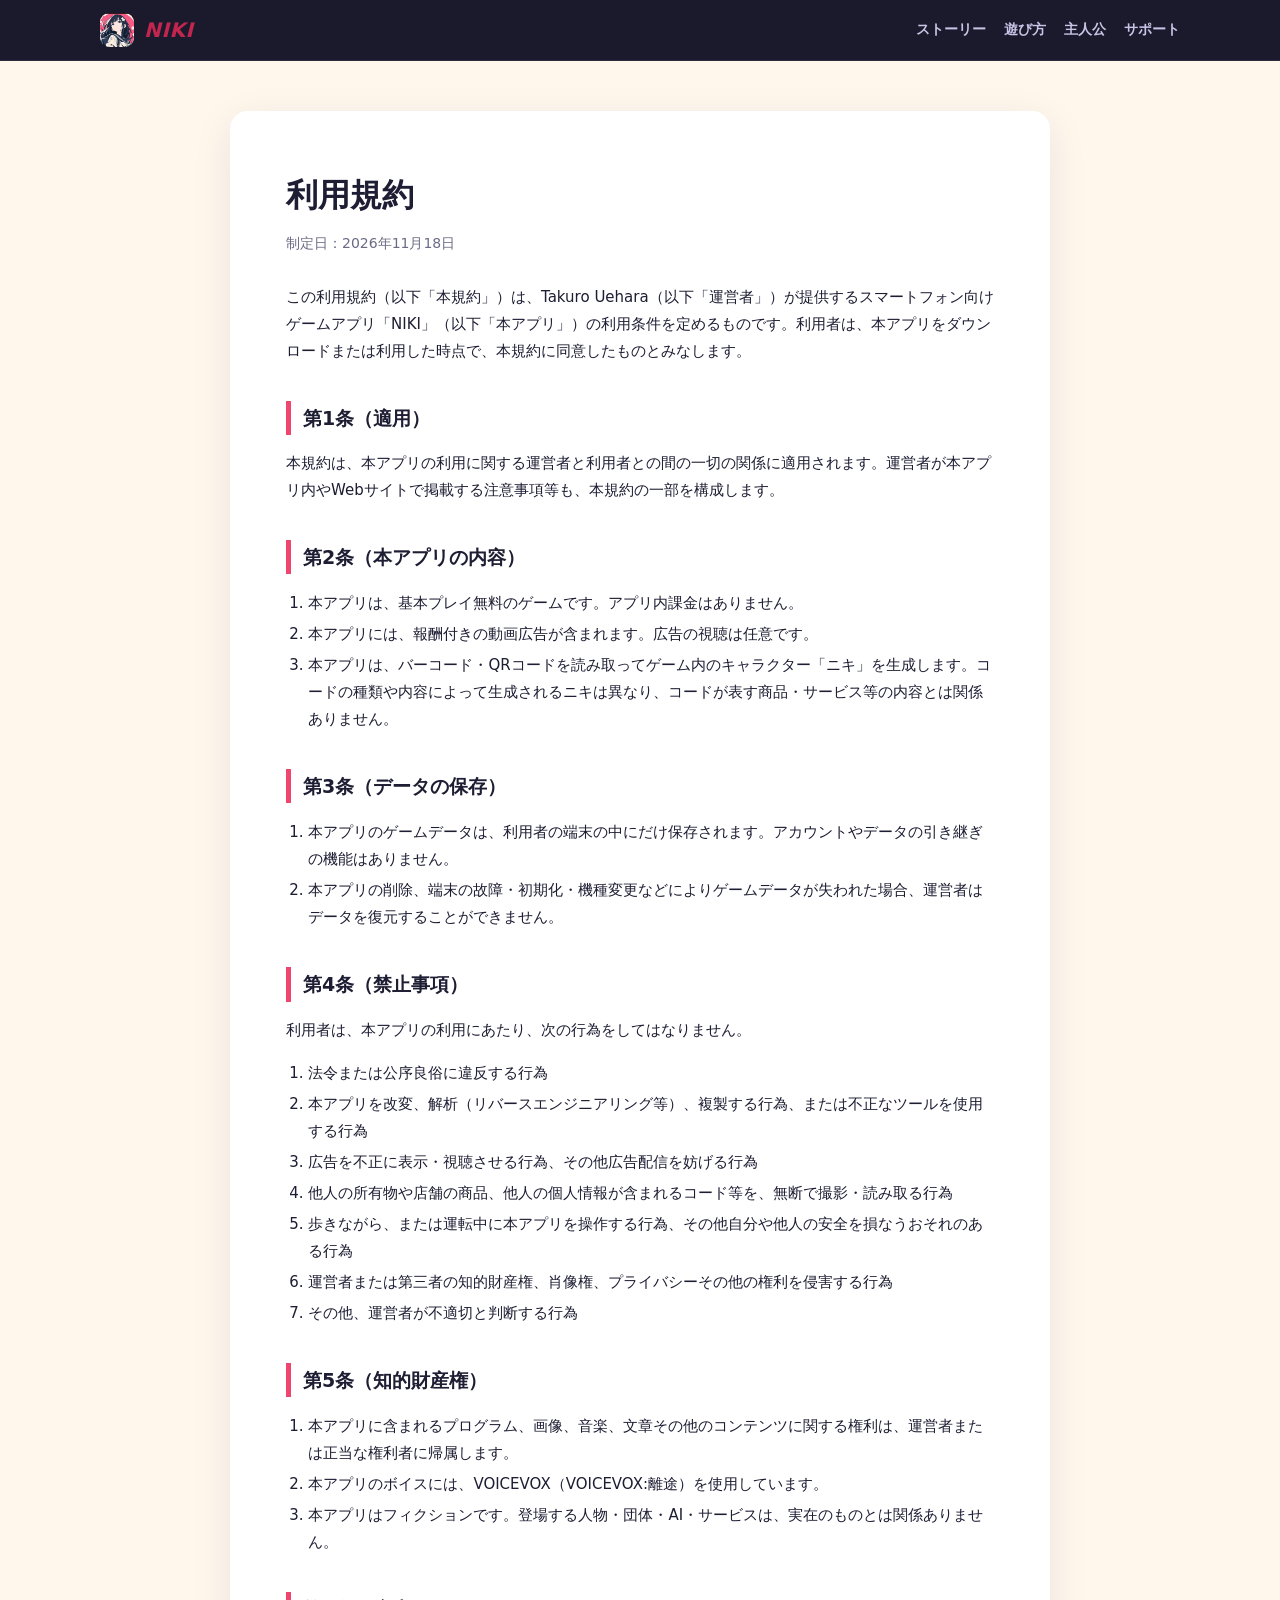
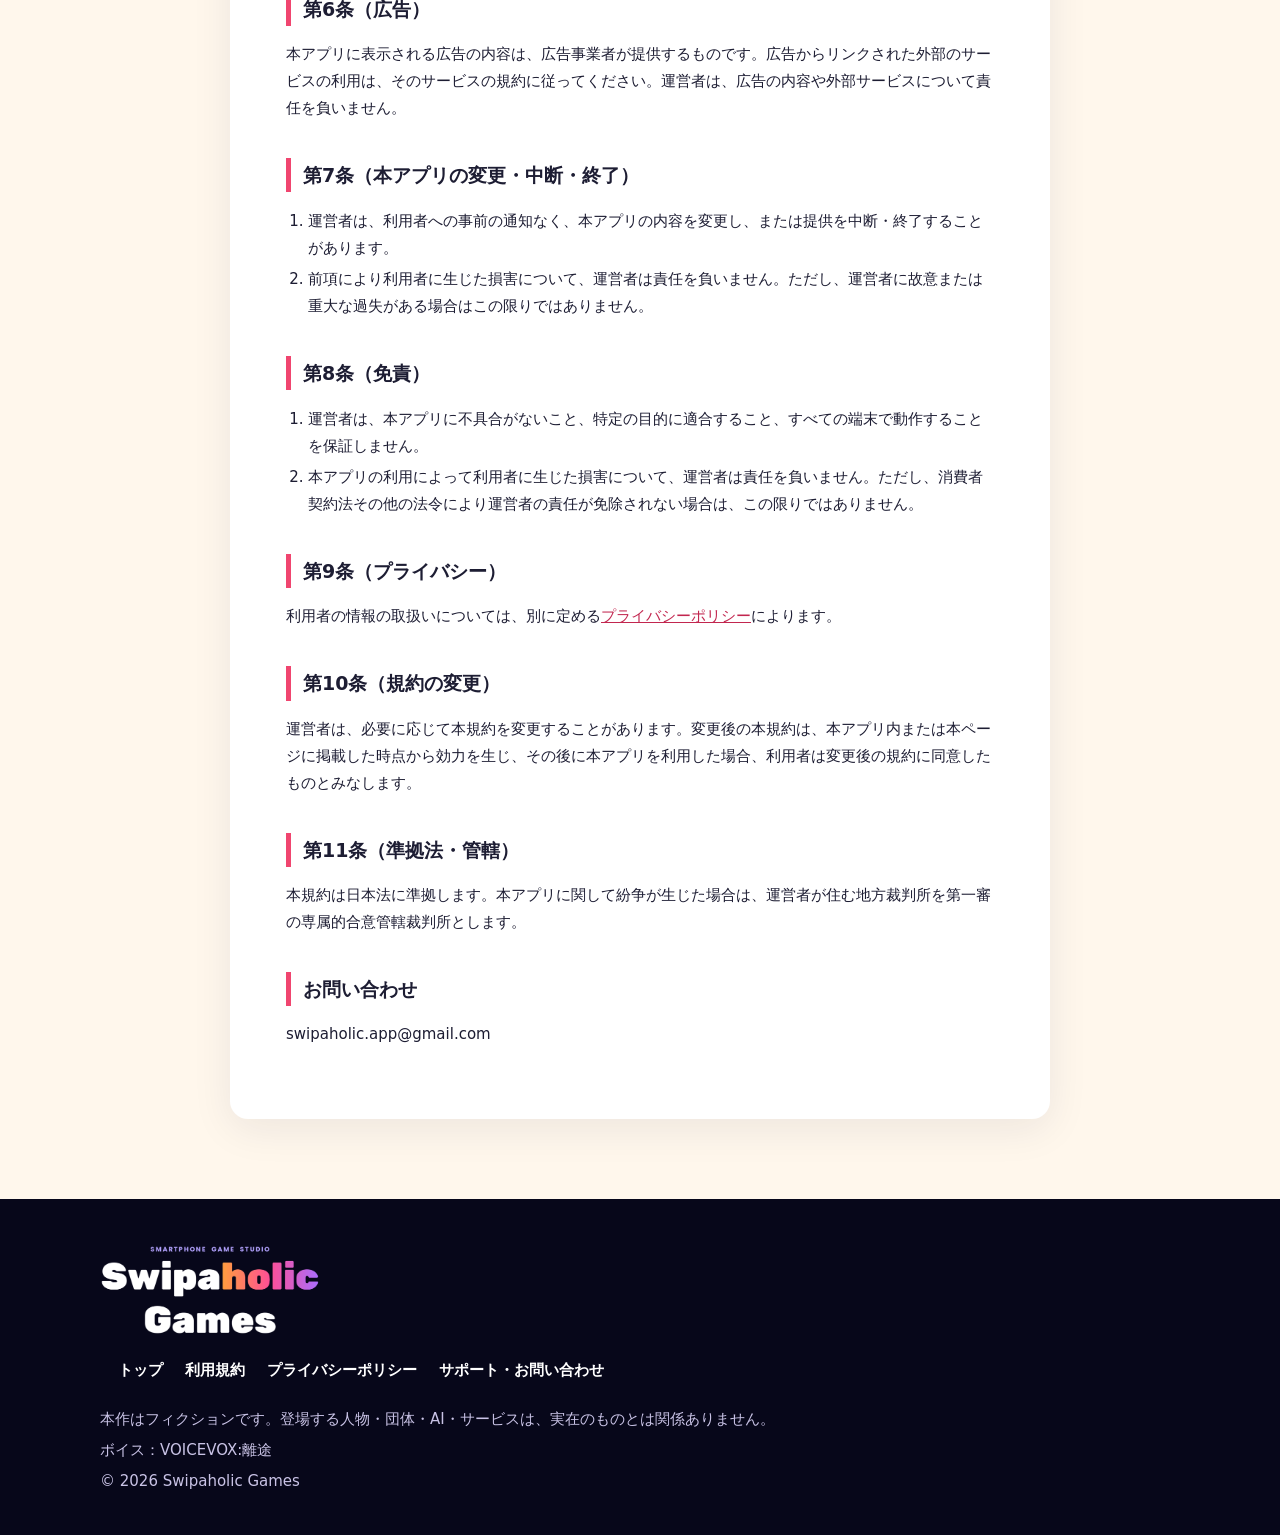
<file: terms.html>
<!DOCTYPE html>
<html lang="ja">
<head>
<meta charset="utf-8">
<meta name="viewport" content="width=device-width, initial-scale=1">
<title>利用規約｜NIKI</title>
<meta name="description" content="スマートフォンゲーム「NIKI」の利用規約">
<meta property="og:title" content="利用規約｜NIKI">
<meta property="og:description" content="スマートフォンゲーム「NIKI」の利用規約">
<meta property="og:type" content="website">
<meta property="og:image" content="https://tttu732.github.io/niki/ss_title.jpg">
<meta name="twitter:card" content="summary_large_image">
<link rel="icon" href="https://tttu732.github.io/niki/favicon.png">
<link rel="stylesheet" href="https://tttu732.github.io/niki/style.css">
</head>
<body class="doc">
<header class="site-head">
  <div class="wrap">
    <a class="brand" href="index.html"><img src="https://tttu732.github.io/niki/app_icon.png" alt=""><span>NIKI</span></a>
    <nav>
      <a href="index.html#story">ストーリー</a>
      <a href="index.html#play">遊び方</a>
      <a href="index.html#heroes">主人公</a>
      <a href="support.html">サポート</a>
    </nav>
  </div>
</header>
<main><div class="paper">
<h1>利用規約</h1>
<p class="meta">制定日：2026年11月18日</p>
<p>この利用規約（以下「本規約」）は、Takuro Uehara（以下「運営者」）が提供するスマートフォン向けゲームアプリ「NIKI」（以下「本アプリ」）の利用条件を定めるものです。利用者は、本アプリをダウンロードまたは利用した時点で、本規約に同意したものとみなします。</p>

<h2>第1条（適用）</h2>
<p>本規約は、本アプリの利用に関する運営者と利用者との間の一切の関係に適用されます。運営者が本アプリ内やWebサイトで掲載する注意事項等も、本規約の一部を構成します。</p>

<h2>第2条（本アプリの内容）</h2>
<ol>
<li>本アプリは、基本プレイ無料のゲームです。アプリ内課金はありません。</li>
<li>本アプリには、報酬付きの動画広告が含まれます。広告の視聴は任意です。</li>
<li>本アプリは、バーコード・QRコードを読み取ってゲーム内のキャラクター「ニキ」を生成します。コードの種類や内容によって生成されるニキは異なり、コードが表す商品・サービス等の内容とは関係ありません。</li>
</ol>

<h2>第3条（データの保存）</h2>
<ol>
<li>本アプリのゲームデータは、利用者の端末の中にだけ保存されます。アカウントやデータの引き継ぎの機能はありません。</li>
<li>本アプリの削除、端末の故障・初期化・機種変更などによりゲームデータが失われた場合、運営者はデータを復元することができません。</li>
</ol>

<h2>第4条（禁止事項）</h2>
<p>利用者は、本アプリの利用にあたり、次の行為をしてはなりません。</p>
<ol>
<li>法令または公序良俗に違反する行為</li>
<li>本アプリを改変、解析（リバースエンジニアリング等）、複製する行為、または不正なツールを使用する行為</li>
<li>広告を不正に表示・視聴させる行為、その他広告配信を妨げる行為</li>
<li>他人の所有物や店舗の商品、他人の個人情報が含まれるコード等を、無断で撮影・読み取る行為</li>
<li>歩きながら、または運転中に本アプリを操作する行為、その他自分や他人の安全を損なうおそれのある行為</li>
<li>運営者または第三者の知的財産権、肖像権、プライバシーその他の権利を侵害する行為</li>
<li>その他、運営者が不適切と判断する行為</li>
</ol>

<h2>第5条（知的財産権）</h2>
<ol>
<li>本アプリに含まれるプログラム、画像、音楽、文章その他のコンテンツに関する権利は、運営者または正当な権利者に帰属します。</li>
<li>本アプリのボイスには、VOICEVOX（VOICEVOX:離途）を使用しています。</li>
<li>本アプリはフィクションです。登場する人物・団体・AI・サービスは、実在のものとは関係ありません。</li>
</ol>

<h2>第6条（広告）</h2>
<p>本アプリに表示される広告の内容は、広告事業者が提供するものです。広告からリンクされた外部のサービスの利用は、そのサービスの規約に従ってください。運営者は、広告の内容や外部サービスについて責任を負いません。</p>

<h2>第7条（本アプリの変更・中断・終了）</h2>
<ol>
<li>運営者は、利用者への事前の通知なく、本アプリの内容を変更し、または提供を中断・終了することがあります。</li>
<li>前項により利用者に生じた損害について、運営者は責任を負いません。ただし、運営者に故意または重大な過失がある場合はこの限りではありません。</li>
</ol>

<h2>第8条（免責）</h2>
<ol>
<li>運営者は、本アプリに不具合がないこと、特定の目的に適合すること、すべての端末で動作することを保証しません。</li>
<li>本アプリの利用によって利用者に生じた損害について、運営者は責任を負いません。ただし、消費者契約法その他の法令により運営者の責任が免除されない場合は、この限りではありません。</li>
</ol>

<h2>第9条（プライバシー）</h2>
<p>利用者の情報の取扱いについては、別に定める<a href="https://tttu732.github.io/niki/privacy.html">プライバシーポリシー</a>によります。</p>

<h2>第10条（規約の変更）</h2>
<p>運営者は、必要に応じて本規約を変更することがあります。変更後の本規約は、本アプリ内または本ページに掲載した時点から効力を生じ、その後に本アプリを利用した場合、利用者は変更後の規約に同意したものとみなします。</p>

<h2>第11条（準拠法・管轄）</h2>
<p>本規約は日本法に準拠します。本アプリに関して紛争が生じた場合は、運営者が住む地方裁判所を第一審の専属的合意管轄裁判所とします。</p>

<h2>お問い合わせ</h2>
<p>swipaholic.app@gmail.com</p>
</div></main>
<footer class="site-foot">
  <div class="wrap">
    <img class="logo" src="https://tttu732.github.io/niki/swipaholic_logo.png" alt="Swipaholic Games">
    <ul>
      <li><a href="https://tttu732.github.io/niki/index.html">トップ</a></li>
      <li><a href="https://tttu732.github.io/niki/terms.html">利用規約</a></li>
      <li><a href="https://tttu732.github.io/niki/privacy.html">プライバシーポリシー</a></li>
      <li><a href="https://tttu732.github.io/niki/support.html">サポート・お問い合わせ</a></li>
    </ul>
    <p>本作はフィクションです。登場する人物・団体・AI・サービスは、実在のものとは関係ありません。</p>
    <p>ボイス：VOICEVOX:離途</p>
    <p>© 2026 Swipaholic Games</p>
  </div>
</footer>
</body>
</html>
</file>
